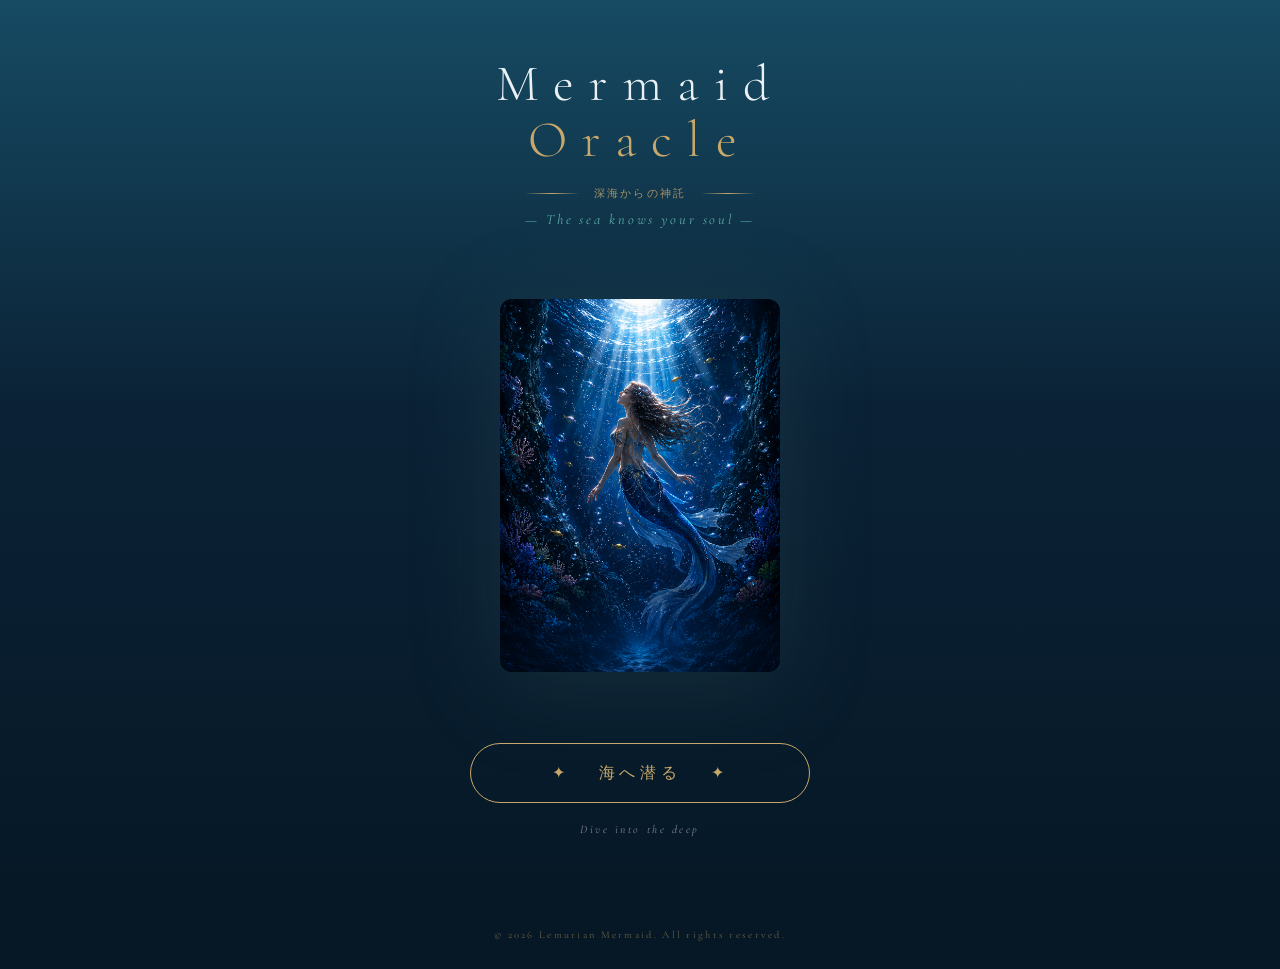
<file: index.html>
<!DOCTYPE html>
<html lang="ja">
<head>
<meta charset="UTF-8">
<meta name="viewport" content="width=device-width, initial-scale=1.0">
<title>Mermaid Oracle</title>

<!-- フォント -->
<link rel="preconnect" href="https://fonts.googleapis.com">
<link rel="preconnect" href="https://fonts.gstatic.com" crossorigin>
<link href="https://fonts.googleapis.com/css2?family=Cormorant+Garamond:ital,wght@0,300;0,400;0,600;1,300;1,400&family=Shippori+Mincho:wght@300;400&display=swap" rel="stylesheet">

<!-- 共通スタイル -->
<link rel="stylesheet" href="assets/css/core.css">
<link rel="stylesheet" href="assets/css/components.css">

<!-- このページ固有の最小スタイル -->
<style>
  .entrance {
    min-height: 100vh;
    display: flex;
    flex-direction: column;
    align-items: center;
    justify-content: space-between;
    padding: 56px 24px 64px;
    max-width: var(--max-w);
    margin: 0 auto;
    text-align: center;
  }

  .entrance-header {
    width: 100%;
    animation: cardReveal 1.2s ease-out 0.1s both;
  }

  .entrance .logo {
    font-size: clamp(2rem, 7vw, 3.2rem);
    margin-bottom: 18px;
  }

  .entrance .logo-rule {
    margin: 14px 0 10px;
  }

  .entrance .logo-rule::before,
  .entrance .logo-rule::after {
    content: '';
    flex: 1;
    max-width: 56px;
    height: 1px;
    background: linear-gradient(90deg, transparent, var(--gold), transparent);
  }

  .entrance .tagline {
    margin-top: 6px;
  }

  .entrance-hero {
    flex: 1;
    display: flex;
    align-items: center;
    justify-content: center;
    width: 100%;
    padding: 24px 0;
    animation: cardReveal 1.4s ease-out 0.5s both;
  }

  .hero-img {
    width: min(280px, 72vw);
    border-radius: 12px;
    filter: drop-shadow(0 14px 44px rgba(74,122,120,0.18));
    animation: drift 7s ease-in-out infinite;
  }

  .entrance-action {
    width: 100%;
    max-width: 340px;
    animation: cardReveal 1.4s ease-out 0.9s both;
  }

  .btn-dive {
    letter-spacing: 0.28em;
    padding: 18px 24px;
    font-size: 1.02rem;
  }

  .btn-dive-hint {
    margin-top: 14px;
    font-family: 'Cormorant Garamond', serif;
    font-style: italic;
    font-size: 0.72rem;
    letter-spacing: 0.22em;
    color: var(--lav);
    opacity: 0.75;
  }

  @media (max-height: 640px) {
    .entrance {
      padding: 32px 24px 40px;
    }

    .entrance-hero {
      padding: 12px 0;
    }

    .hero-img {
      width: min(220px, 60vw);
    }
  }

  .site-footer {
    text-align: center;
    padding: 20px var(--pad-x) 28px;
    margin-top: 8px;
  }
  .site-footer p {
    font-family: 'Cormorant Garamond', serif;
    font-size: 0.65rem;
    letter-spacing: 0.22em;
    color: rgba(200,168,100,0.5);
  }
</style>

</head>
<body>

<main class="entrance">

<header class="entrance-header">
  <div class="logo">Mermaid <span>Oracle</span></div>

  <div class="logo-rule">
    <span class="logo-sub">深海からの神託</span>
  </div>

  <p class="tagline">— The sea knows your soul —</p>
</header>

<div class="entrance-hero">
  <img class="hero-img" src="assets/images/hero.png" alt="Mermaid Oracle">
</div>

<div class="entrance-action">
  <a href="oracle.html" class="btn-primary btn-dive" data-transition>
    ✦ &ensp; 海へ潜る &ensp; ✦
  </a>

  <p class="btn-dive-hint">Dive into the deep</p>
</div>

</main>

<script src="assets/js/core.js"></script>


<footer class="site-footer">
  <p>© 2026 Lemurian Mermaid. All rights reserved.</p>
</footer>
</body>
</html>
</file>
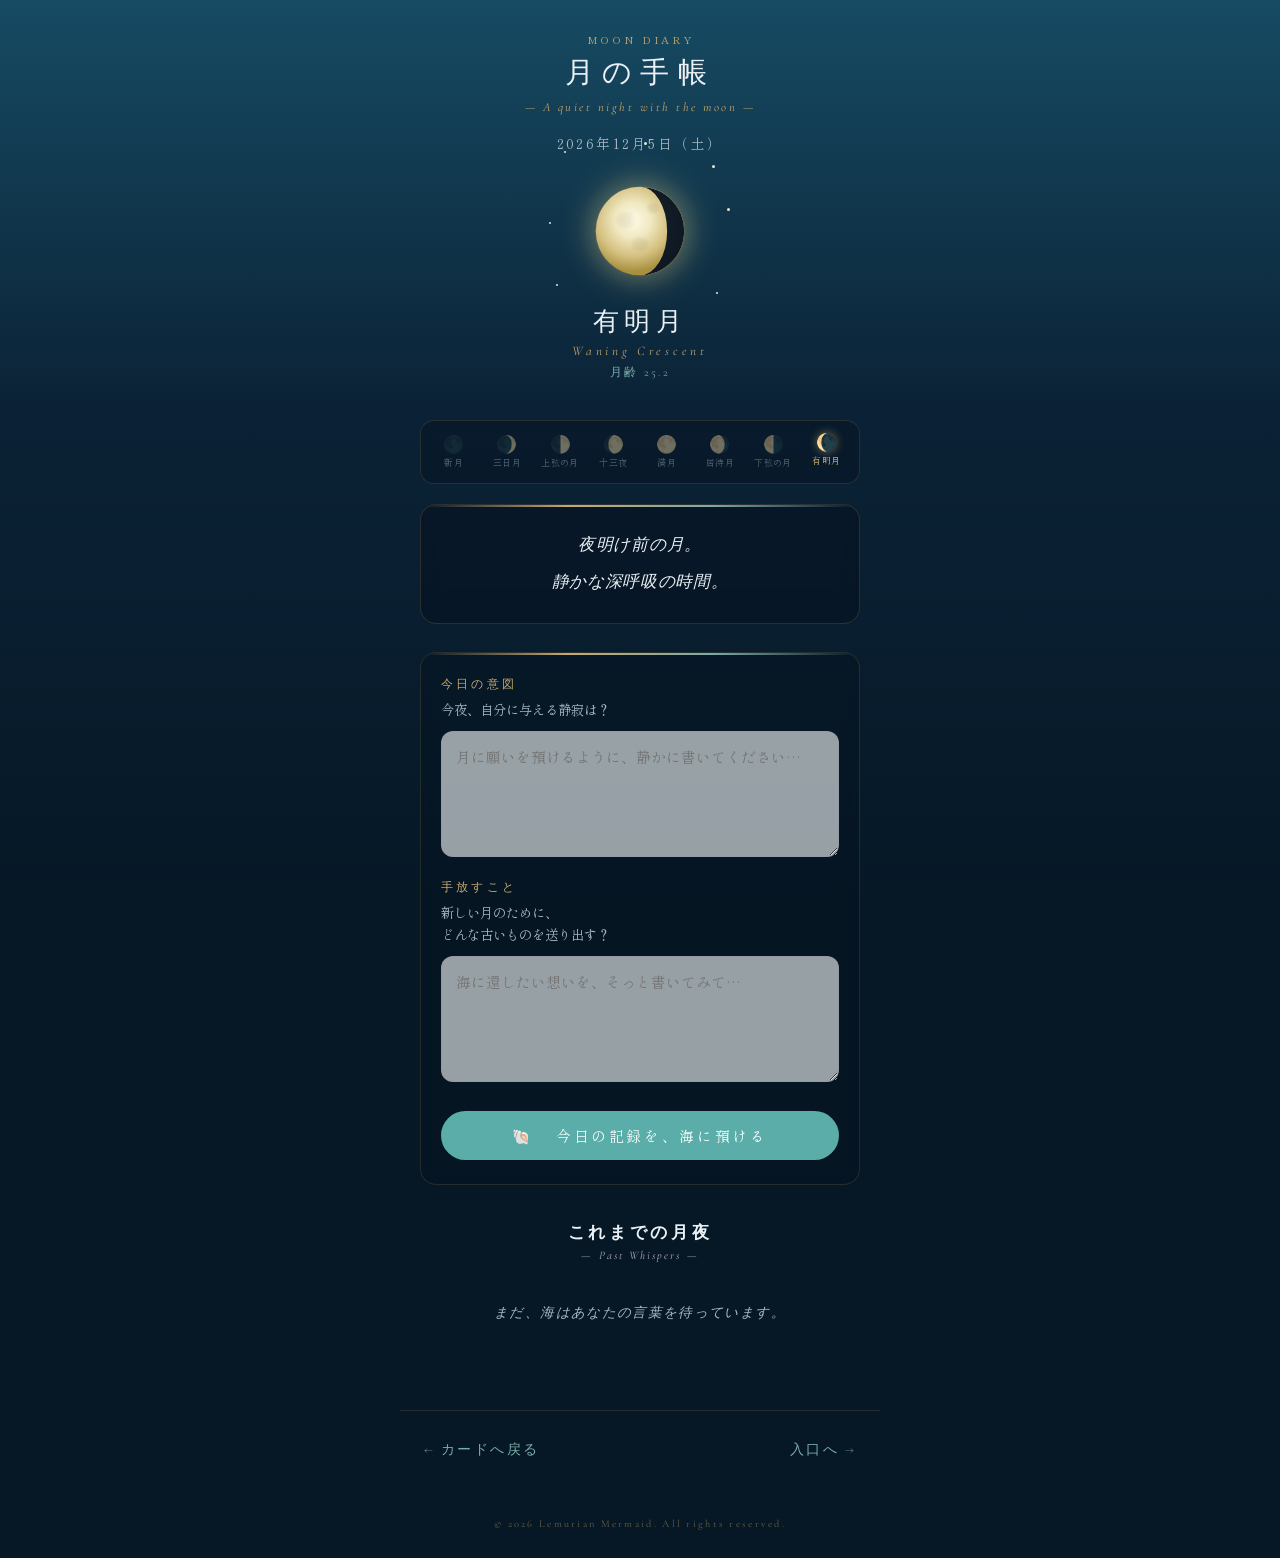
<file: moon.html>
<!DOCTYPE html>
<html lang="ja">
<head>
<meta charset="UTF-8">
<meta name="viewport" content="width=device-width, initial-scale=1.0">
<title>月の手帳 — Mermaid Oracle</title>

<!-- フォント -->
<link rel="preconnect" href="https://fonts.googleapis.com">
<link rel="preconnect" href="https://fonts.gstatic.com" crossorigin>
<link href="https://fonts.googleapis.com/css2?family=Cormorant+Garamond:ital,wght@0,300;0,400;0,600;1,300;1,400&family=Shippori+Mincho:wght@300;400&display=swap" rel="stylesheet">

<!-- 共通スタイル -->
<link rel="stylesheet" href="assets/css/core.css">
<link rel="stylesheet" href="assets/css/components.css">

<style>
  body::before {
    background: linear-gradient(
      to bottom,
      #164b63 0%,
      #0b2236 45%,
      #061826 100%
    );
  }

  /* 暗背景用テキストカラー */
  .eyebrow, .moon-page-title, .moon-page-sub, .moon-date,
  .phase-name, .phase-en, .phase-age, .moon-message,
  .diary-label, .diary-prompt, .history-title, .history-sub,
  .history-empty, .hist-date, .hist-phase, .hist-label,
  .hist-block p, .oracle-chapter, .oracle-name { color: unset; }

  .moon-page-title  { color: #EAF0F4 !important; }
  .eyebrow          { color: #C8A86A !important; }
  .moon-page-sub    { color: #C8A86A !important; opacity:1 !important; }
  .moon-date        { color: #A8B8C4 !important; }
  .phase-name       { color: #EAF0F4 !important; }
  .phase-en         { color: #C8A86A !important; }
  .phase-age        { color: #7AABA8 !important; }
  .moon-message     { color: #EAF0F4 !important; font-family: 'Cormorant Garamond', serif !important; font-style: italic !important; font-size: 1.05rem !important; line-height: 2.2 !important; }
  .diary-label      { color: #C8A86A !important; }
  .diary-prompt     { color: #A8B8C4 !important; }
  .history-title    { color: #EAF0F4 !important; }
  .history-sub      { color: #B0A8C0 !important; }
  .history-empty    { color: #A8B8C4 !important; opacity:1 !important; }
  .hist-date        { color: #EAF0F4 !important; }
  .hist-phase       { color: #B0A8C0 !important; }
  .hist-label       { color: #C8A86A !important; }
  .hist-block p     { color: #D8E8F0 !important; }
  .page-nav a       { color: #7AABA8 !important; }
  .page-nav a:hover { color: #C8A86A !important; }
  .cycle-label      { color: #A8B8C4 !important; }
  .cycle-step.current .cycle-label { color: #C8A86A !important; }
  .moon-message-box { background: rgba(6,18,32,0.55) !important; border-color: rgba(184,152,90,0.2) !important; }
  .diary-section    { background: rgba(6,18,32,0.45) !important; border-color: rgba(184,152,90,0.18) !important; }
  .hist-entry       { background: rgba(6,18,32,0.5) !important; border-color: rgba(184,152,90,0.18) !important; }

  .moon-page {
    max-width: var(--max-w);
    margin: 0 auto;
    padding: 32px 20px 24px;
  }

  .moon-page-title {
    font-family: 'Cormorant Garamond', serif;
    font-size: clamp(1.4rem, 5vw, 1.8rem);
    font-weight: 300;
    letter-spacing: 0.28em;
    color: var(--ink);
    text-align: center;
    margin-bottom: 6px;
  }

  .moon-page-sub {
    font-family: 'Cormorant Garamond', serif;
    font-style: italic;
    font-size: 0.78rem;
    letter-spacing: 0.2em;
    color: var(--lav);
    text-align: center;
    opacity: 0.9;
  }

  .moon-date {
    text-align: center;
    margin-top: 18px;
    font-family: 'Shippori Mincho', serif;
    font-size: 0.85rem;
    letter-spacing: 0.18em;
    color: var(--ink2);
  }

  .moon-hero {
    text-align: center;
    padding: 28px 0 12px;
  }

  /* SVG月ビジュアル */
  .moon-hero {
    text-align: center;
    padding: 28px 0 16px;
  }

  .moon-canvas {
    position: relative;
    display: inline-block;
    width: 100px;
    height: 100px;
    margin: 0 auto;
  }

  .moon-outer-glow {
    position: absolute;
    inset: -20px;
    border-radius: 50%;
    background: radial-gradient(circle, rgba(240,220,140,0.15) 0%, transparent 65%);
    animation: pulse 4s ease-in-out infinite;
    pointer-events: none;
  }

  .moon-svg {
    width: 100px;
    height: 100px;
    filter: drop-shadow(0 0 14px rgba(240,220,140,0.4));
    transition: filter 0.8s ease;
  }

  .moon-phase-full .moon-svg {
    filter: drop-shadow(0 0 24px rgba(255,240,160,0.85)) drop-shadow(0 0 48px rgba(240,220,120,0.4));
  }

  .moon-phase-new .moon-svg {
    filter: drop-shadow(0 0 10px rgba(80,120,180,0.3));
  }

  .moon-stars {
    position: absolute;
    inset: -45px;
    pointer-events: none;
  }

  .moon-star {
    position: absolute;
    background: rgba(255,250,220,0.9);
    border-radius: 50%;
    animation: starTwinkle 3s ease-in-out infinite;
  }

  .moon-star:nth-child(1) { width:2px;height:2px; top:8%;  left:10%;  animation-delay:0s;   }
  .moon-star:nth-child(2) { width:3px;height:3px; top:15%; left:88%;  animation-delay:0.6s; }
  .moon-star:nth-child(3) { width:2px;height:2px; top:78%; left:6%;   animation-delay:1.1s; }
  .moon-star:nth-child(4) { width:2px;height:2px; top:82%; left:90%;  animation-delay:1.7s; }
  .moon-star:nth-child(5) { width:3px;height:3px; top:3%;  left:52%;  animation-delay:0.9s; }
  .moon-star:nth-child(6) { width:2px;height:2px; top:92%; left:48%;  animation-delay:1.3s; }
  .moon-star:nth-child(7) { width:2px;height:2px; top:45%; left:2%;   animation-delay:0.4s; }
  .moon-star:nth-child(8) { width:3px;height:3px; top:38%; left:96%;  animation-delay:2.0s; }

  @keyframes starTwinkle {
    0%,100% { opacity:0.15; transform:scale(0.7); }
    50%      { opacity:1;   transform:scale(1.5);  }
  }

  .phase-name {
    margin-top: 18px;
    font-family: 'Cormorant Garamond', serif;
    font-size: 1.6rem;
    font-weight: 300;
    letter-spacing: 0.22em;
    color: #EAF0F4;
  }

  .phase-en {
    font-family: 'Cormorant Garamond', serif;
    font-style: italic;
    font-size: 0.82rem;
    letter-spacing: 0.28em;
    color: #C8A86A;
    margin-top: 4px;
    opacity: 0.95;
  }

  .phase-age {
    font-family: 'Cormorant Garamond', serif;
    font-size: 0.72rem;
    letter-spacing: 0.2em;
    color: #7AABA8;
    margin-top: 6px;
  }

  .cycle-bar {
    display: flex;
    justify-content: space-between;
    gap: 4px;
    margin: 24px auto 8px;
    padding: 14px 8px;
    border-radius: 14px;
    background: rgba(250,254,254,0.55);
    border: 1px solid rgba(154,144,168,0.22);
    backdrop-filter: blur(6px);
    -webkit-backdrop-filter: blur(6px);
  }

  .cycle-step {
    flex: 1;
    display: flex;
    flex-direction: column;
    align-items: center;
    gap: 4px;
    opacity: 0.42;
    transition: opacity 0.4s ease, transform 0.4s ease;
  }

  .cycle-step.current {
    opacity: 1;
    transform: translateY(-2px);
  }

  .cycle-step.current .cycle-symbol {
    text-shadow: 0 0 10px rgba(184,152,90,0.65);
  }

  .cycle-symbol {
    font-size: 1.05rem;
    line-height: 1;
  }

  .cycle-label {
    font-family: 'Shippori Mincho', serif;
    font-size: 0.55rem;
    letter-spacing: 0.04em;
    color: var(--ink2);
    white-space: nowrap;
  }

  .cycle-step.current .cycle-label {
    color: var(--gold);
  }

  .moon-message-box {
    margin-top: 20px;
    padding: 22px 22px;
    text-align: center;
  }

  .moon-message {
    font-family: 'Shippori Mincho', serif;
    font-size: 0.96rem;
    line-height: 2.1;
    color: var(--ink);
    letter-spacing: 0.04em;
  }

  .diary-section {
    margin-top: 28px;
  }

  .diary-block {
    margin-top: 18px;
  }

  .diary-block:first-child {
    margin-top: 0;
  }

  .diary-label {
    display: block;
    font-family: 'Cormorant Garamond', serif;
    font-size: 0.72rem;
    letter-spacing: 0.28em;
    color: var(--gold);
    text-transform: uppercase;
    margin-bottom: 6px;
  }

  .diary-prompt {
    font-family: 'Shippori Mincho', serif;
    font-size: 0.84rem;
    line-height: 1.7;
    color: var(--ink2);
    margin-bottom: 10px;
  }

  .diary-actions {
    margin-top: 24px;
  }

  .history-section {
    margin-top: 36px;
  }

  .history-title {
    font-family: 'Cormorant Garamond', serif;
    font-size: 1.05rem;
    letter-spacing: 0.22em;
    color: var(--ink);
    text-align: center;
    margin-bottom: 4px;
  }

  .history-sub {
    font-family: 'Cormorant Garamond', serif;
    font-style: italic;
    font-size: 0.72rem;
    letter-spacing: 0.18em;
    color: var(--lav);
    text-align: center;
    margin-bottom: 18px;
  }

  .history-empty {
    text-align: center;
    font-family: 'Cormorant Garamond', serif;
    font-style: italic;
    font-size: 0.85rem;
    color: var(--ink2);
    opacity: 0.7;
    padding: 24px 0;
    letter-spacing: 0.1em;
  }

  .hist-entry {
    margin-top: 14px;
    padding: 16px 18px;
    background: rgba(250,254,254,0.7);
    border: 1px solid rgba(154,144,168,0.22);
    border-radius: 14px;
    backdrop-filter: blur(6px);
    -webkit-backdrop-filter: blur(6px);
    animation: cardReveal 0.5s ease-out both;
  }

  .hist-entry:first-child {
    margin-top: 0;
  }

  .hist-head {
    display: flex;
    align-items: center;
    gap: 12px;
    padding-bottom: 10px;
    margin-bottom: 10px;
    border-bottom: 1px dashed rgba(184,152,90,0.2);
  }

  .hist-symbol {
    font-size: 1.4rem;
    line-height: 1;
  }

  .hist-meta {
    flex: 1;
    display: flex;
    flex-direction: column;
    gap: 2px;
  }

  .hist-date {
    font-family: 'Shippori Mincho', serif;
    font-size: 0.85rem;
    color: var(--ink);
    letter-spacing: 0.08em;
  }

  .hist-phase {
    font-family: 'Cormorant Garamond', serif;
    font-style: italic;
    font-size: 0.7rem;
    letter-spacing: 0.14em;
    color: var(--lav);
  }

  .hist-del {
    width: 28px;
    height: 28px;
    border-radius: 50%;
    border: 1px solid rgba(154,144,168,0.3);
    background: transparent;
    color: var(--lav);
    font-size: 1rem;
    line-height: 1;
    cursor: pointer;
    transition: border-color 0.2s ease, color 0.2s ease;
  }

  .hist-del:hover {
    border-color: var(--ink2);
    color: var(--ink);
  }

  .hist-block {
    margin-top: 10px;
  }

  .hist-block:first-of-type {
    margin-top: 0;
  }

  .hist-label {
    display: block;
    font-family: 'Cormorant Garamond', serif;
    font-size: 0.62rem;
    letter-spacing: 0.24em;
    color: var(--gold);
    text-transform: uppercase;
    margin-bottom: 4px;
  }

  .hist-block p {
    font-family: 'Shippori Mincho', serif;
    font-size: 0.88rem;
    line-height: 1.85;
    color: var(--ink);
    letter-spacing: 0.03em;
  }

  /* 暗背景テキストカラー */
  .moon-page-title  { color: #EAF0F4 !important; }
  .eyebrow          { color: #C8A86A !important; }
  .moon-page-sub    { color: #C8A86A !important; opacity:1 !important; }
  .moon-date        { color: #A8B8C4 !important; }
  .moon-message     { color: #EAF0F4 !important; font-family: 'Cormorant Garamond', serif; font-style: italic; font-size:1.05rem; line-height:2.2; }
  .diary-label      { color: #C8A86A !important; }
  .diary-prompt     { color: #A8B8C4 !important; }
  .history-title    { color: #EAF0F4 !important; }
  .history-sub      { color: #B0A8C0 !important; }
  .history-empty    { color: #A8B8C4 !important; opacity:1 !important; }
  .hist-date        { color: #EAF0F4 !important; }
  .hist-phase       { color: #B0A8C0 !important; }
  .hist-label       { color: #C8A86A !important; }
  .hist-block p     { color: #D8E8F0 !important; }
  .cycle-label      { color: #A8B8C4 !important; }
  .cycle-step.current .cycle-label { color: #C8A86A !important; }
  .page-nav a       { color: #7AABA8 !important; }
  .page-nav a:hover { color: #C8A86A !important; }
  .moon-message-box { background: rgba(6,18,32,0.55) !important; border: 1px solid rgba(184,152,90,0.2) !important; }
  .diary-section    { background: rgba(6,18,32,0.45) !important; border: 1px solid rgba(184,152,90,0.18) !important; }
  .hist-entry       { background: rgba(6,18,32,0.5) !important; border: 1px solid rgba(184,152,90,0.18) !important; }
  .cycle-bar        { background: rgba(6,18,32,0.45) !important; border-color: rgba(184,152,90,0.18) !important; }
  #saveFlash        { margin-top: 14px; }


  .site-footer {
    text-align: center;
    padding: 20px var(--pad-x) 28px;
    margin-top: 8px;
  }
  .site-footer p {
    font-family: 'Cormorant Garamond', serif;
    font-size: 0.65rem;
    letter-spacing: 0.22em;
    color: rgba(200,168,100,0.5);
  }
</style>

</head>
<body>

<main class="moon-page">

<header>
  <p class="eyebrow">Moon Diary</p>
  <h1 class="moon-page-title">月の手帳</h1>
  <p class="moon-page-sub">— A quiet night with the moon —</p>
  <p class="moon-date" id="todayDate">—</p>
</header>

<section class="moon-hero fade-in" id="moonHeroSection">
  <div class="moon-canvas" id="moonCanvas">
    <div class="moon-stars">
      <span class="moon-star"></span><span class="moon-star"></span>
      <span class="moon-star"></span><span class="moon-star"></span>
      <span class="moon-star"></span><span class="moon-star"></span>
      <span class="moon-star"></span><span class="moon-star"></span>
    </div>
    <div class="moon-outer-glow"></div>
    <svg class="moon-svg" id="moonSvg" viewBox="0 0 140 140" xmlns="http://www.w3.org/2000/svg">
      <defs>
        <radialGradient id="moonLight" cx="42%" cy="38%" r="58%">
          <stop offset="0%"   stop-color="#FFFBE8"/>
          <stop offset="35%"  stop-color="#F0E8C0"/>
          <stop offset="70%"  stop-color="#D4C080"/>
          <stop offset="100%" stop-color="#A89040"/>
        </radialGradient>
        <radialGradient id="moonNew" cx="50%" cy="50%" r="50%">
          <stop offset="0%"   stop-color="#1a2a3a"/>
          <stop offset="100%" stop-color="#0d1e2a"/>
        </radialGradient>
        <radialGradient id="crater1" cx="50%" cy="50%" r="50%">
          <stop offset="0%" stop-color="rgba(160,130,60,0.3)"/>
          <stop offset="100%" stop-color="transparent"/>
        </radialGradient>
        <clipPath id="moonClip">
          <circle cx="70" cy="70" r="62"/>
        </clipPath>
      </defs>
      <circle cx="70" cy="70" r="63" fill="none" stroke="rgba(200,168,100,0.2)" stroke-width="0.5"/>
      <circle id="moonBase" cx="70" cy="70" r="62" fill="url(#moonLight)"/>
      <g clip-path="url(#moonClip)" opacity="0.45">
        <ellipse cx="50" cy="55" rx="16" ry="14" fill="url(#crater1)"/>
        <ellipse cx="88" cy="38" rx="10" ry="9"  fill="url(#crater1)"/>
        <ellipse cx="70" cy="88" rx="14" ry="12" fill="url(#crater1)"/>
      </g>
      <g id="moonShadowGroup" clip-path="url(#moonClip)"></g>
    </svg>
  </div>
  <h2 class="phase-name" id="phaseName">—</h2>
  <p class="phase-en"  id="phaseEn">—</p>
  <p class="phase-age" id="phaseAge">—</p>
</section>

<div class="cycle-bar" id="cycleBar"></div>

<section class="moon-message-box glass-card soft">
  <p class="moon-message" id="moonMessage">—</p>
</section>

<section class="diary-section glass-card soft">
  <div class="diary-block">
    <span class="diary-label">今日の意図</span>
    <p class="diary-prompt" id="intentionPrompt">—</p>
    <textarea
      class="diary-input"
      id="intentionInput"
      placeholder="月に願いを預けるように、静かに書いてください…"
      rows="4"></textarea>
  </div>

  <div class="diary-block">
    <span class="diary-label">手放すこと</span>
    <p class="diary-prompt" id="releasePrompt">—</p>
    <textarea
      class="diary-input"
      id="releaseInput"
      placeholder="海に還したい想いを、そっと書いてみて…"
      rows="4"></textarea>
  </div>

  <div class="diary-actions">
    <button class="btn-save" id="saveBtn" type="button">
      🐚 &ensp; 今日の記録を、海に預ける
    </button>
    <p class="flash" id="saveFlash"></p>
  </div>
</section>

<section class="history-section">
  <h2 class="history-title">これまでの月夜</h2>
  <p class="history-sub">— Past Whispers —</p>

  <p class="history-empty" id="historyEmpty">
    まだ、海はあなたの言葉を待っています。
  </p>

  <div id="historyList"></div>
</section>

</main>

<nav class="page-nav">
  <a href="oracle.html" class="back" data-transition>カードへ戻る</a>
  <a href="index.html" class="next" data-transition>入口へ</a>
</nav>

<script src="assets/js/core.js"></script>
<script src="assets/js/moon-data.js"></script>
<script src="assets/js/moon.js"></script>


<footer class="site-footer">
  <p>© 2026 Lemurian Mermaid. All rights reserved.</p>
</footer>
</body>
</html>
</file>
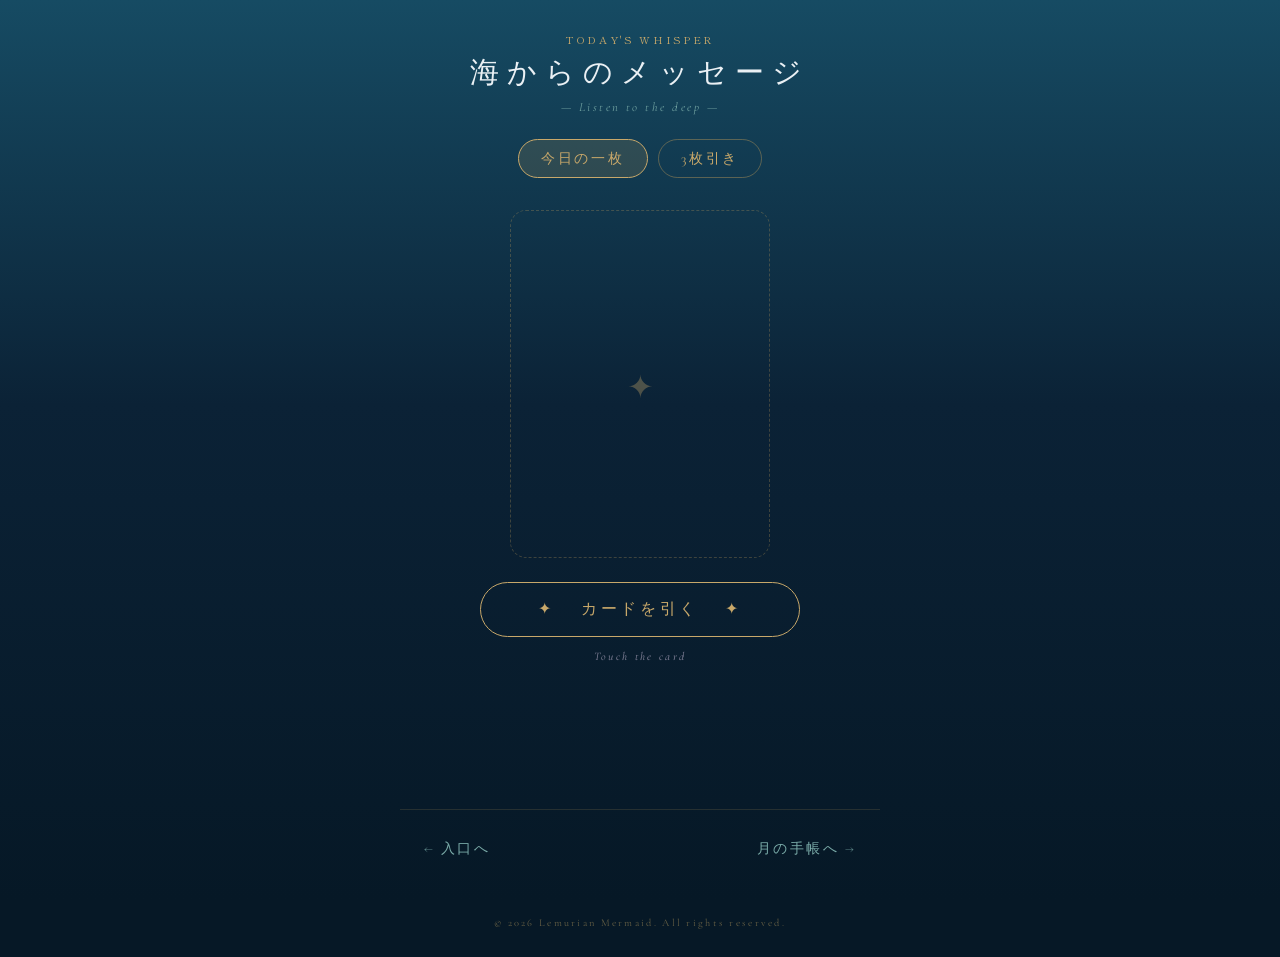
<file: oracle.html>
<!DOCTYPE html>
<html lang="ja">
<head>
<meta charset="UTF-8">
<meta name="viewport" content="width=device-width, initial-scale=1.0">
<title>Today's Whisper — Mermaid Oracle</title>
<link rel="preconnect" href="https://fonts.googleapis.com">
<link rel="preconnect" href="https://fonts.gstatic.com" crossorigin>
<link href="https://fonts.googleapis.com/css2?family=Cormorant+Garamond:ital,wght@0,300;0,400;0,600;1,300;1,400&family=Shippori+Mincho:wght@300;400&display=swap" rel="stylesheet">
<link rel="stylesheet" href="assets/css/core.css">
<link rel="stylesheet" href="assets/css/components.css">
<style>
  .oracle-page{max-width:var(--max-w);margin:0 auto;padding:32px 20px 24px;text-align:center;}
  .oracle-page-title{font-family:'Cormorant Garamond',serif;font-size:clamp(1.4rem,5vw,1.8rem);font-weight:300;letter-spacing:0.28em;color:#EAF0F4;margin-bottom:6px;}
  .oracle-page-sub{font-family:'Cormorant Garamond',serif;font-style:italic;font-size:0.78rem;letter-spacing:0.2em;color:#7AABA8;opacity:0.9;}
  .eyebrow{color:#C8A86A!important;}
  .mode-tabs{display:flex;gap:10px;justify-content:center;margin:24px 0 0;}
  .mode-tab{padding:9px 22px;border-radius:999px;border:1px solid rgba(184,152,90,0.45);background:transparent;color:#C8A86A;font-family:'Cormorant Garamond',serif;font-size:0.88rem;letter-spacing:0.2em;cursor:pointer;transition:background 0.3s,border-color 0.3s;}
  .mode-tab.active{background:rgba(184,152,90,0.18);border-color:#C8A86A;}
  .card-stage{perspective:1200px;margin:32px auto 24px;width:min(260px,70vw);aspect-ratio:1084/1451;position:relative;}
  .card-3d{width:100%;height:100%;position:relative;transform-style:preserve-3d;transition:transform 1.1s cubic-bezier(0.4,0,0.2,1);}
  .card-3d.flipped{transform:rotateY(180deg);}
  .card-face{position:absolute;inset:0;border-radius:16px;backface-visibility:hidden;-webkit-backface-visibility:hidden;overflow:hidden;box-shadow:0 18px 48px rgba(0,0,0,0.45);}
  .card-face-back{background:radial-gradient(ellipse 70% 60% at 50% 50%,rgba(184,152,90,0.18) 0%,transparent 70%),linear-gradient(160deg,#1a3340 0%,#0D1E2A 50%,#1a3340 100%);border:1px solid rgba(184,152,90,0.35);}
  .card-back-pattern{position:absolute;inset:12px;border:1px solid rgba(184,152,90,0.5);border-radius:10px;display:flex;flex-direction:column;align-items:center;justify-content:center;gap:14px;}
  .card-back-pattern::before,.card-back-pattern::after{content:'';position:absolute;left:50%;transform:translateX(-50%);width:60%;height:1px;background:linear-gradient(90deg,transparent,rgba(184,152,90,0.55),transparent);}
  .card-back-pattern::before{top:22%;}.card-back-pattern::after{bottom:22%;}
  .card-back-gem{font-size:1.8rem;color:#C8A86A;opacity:0.9;animation:pulse 3.2s ease-in-out infinite;}
  .card-back-label{font-family:'Cormorant Garamond',serif;font-style:italic;font-size:0.7rem;letter-spacing:0.4em;color:#C8A86A;opacity:0.85;text-transform:uppercase;}
  .card-face-front{transform:rotateY(180deg);background:linear-gradient(160deg,#2a3e4a 0%,#0D1E2A 100%);border:1px solid var(--card-accent,#C8A86A);display:flex;align-items:flex-end;justify-content:center;}
  .card-face-front img{position:absolute;inset:0;width:100%;height:100%;object-fit:cover;}
  .card-face-front.no-image{background:radial-gradient(ellipse 80% 80% at 50% 100%,rgba(122,171,168,0.32) 0%,transparent 60%),linear-gradient(160deg,#1a3340 0%,#0D1E2A 100%);}
  .card-face-front.no-image::before{content:'✦';position:absolute;top:50%;left:50%;transform:translate(-50%,-50%);font-size:3rem;color:#C8A86A;opacity:0.55;animation:pulse 3s ease-in-out infinite;}
  .card-front-overlay{position:relative;z-index:1;width:100%;padding:14px 14px 12px;background:linear-gradient(to top,rgba(6,18,32,0.88) 0%,rgba(6,18,32,0.45) 60%,transparent 100%);text-align:center;}
  .card-no{display:block;font-family:'Cormorant Garamond',serif;font-size:0.65rem;letter-spacing:0.32em;color:#C8A86A;margin-bottom:4px;}
  .card-name{display:block;font-family:'Cormorant Garamond',serif;font-style:italic;font-size:1.05rem;letter-spacing:0.16em;color:#FAFEFE;}
  .card-stage:empty::before{content:'✦';position:absolute;top:50%;left:50%;transform:translate(-50%,-50%);font-size:2rem;color:#C8A86A;opacity:0.35;animation:pulse 3.6s ease-in-out infinite;}
  .card-stage:empty{border:1px dashed rgba(184,152,90,0.3);border-radius:16px;}
  .actions{margin:24px auto 0;max-width:320px;}
  .actions .btn-primary+.btn-ghost{margin-top:14px;}
  .actions.drawn .draw-hint{display:none;}
  .draw-hint{margin-top:12px;font-family:'Cormorant Garamond',serif;font-style:italic;font-size:0.72rem;letter-spacing:0.2em;color:#B0A8C0;opacity:0.8;}
  #redrawBtn{display:none;}#redrawBtn3{display:none;}
  .result-box{max-width:420px;margin:32px auto 0;padding:24px 22px;opacity:0;transform:translateY(16px);transition:opacity 1s ease-out,transform 1s ease-out;pointer-events:none;background:rgba(6,18,32,0.72)!important;border:1px solid rgba(184,152,90,0.28)!important;backdrop-filter:blur(12px);-webkit-backdrop-filter:blur(12px);border-radius:16px;}
  .result-box.show{opacity:1;transform:translateY(0);pointer-events:auto;}
  .oracle-chapter{font-family:'Cormorant Garamond',serif;font-size:0.7rem;letter-spacing:0.28em;color:#C8A86A;text-transform:uppercase;margin-bottom:8px;}
  .oracle-name{font-family:'Cormorant Garamond',serif;font-style:italic;font-size:1.2rem;letter-spacing:0.14em;color:#EAF0F4;margin-bottom:18px;}
  .oracle-msg{font-family:'Shippori Mincho',serif;font-size:0.96rem;line-height:2.2;color:#D8E8F0;letter-spacing:0.06em;}
  .triple-stage{display:none;gap:10px;justify-content:center;align-items:flex-start;margin:32px auto 0;max-width:480px;}
  .triple-stage.show{display:flex;}
  .triple-slot{flex:1;max-width:136px;display:flex;flex-direction:column;align-items:center;gap:8px;}
  .triple-card-wrap{width:100%;aspect-ratio:1084/1451;perspective:800px;}
  .triple-label{font-family:'Cormorant Garamond',serif;font-style:italic;font-size:0.7rem;letter-spacing:0.2em;color:#C8A86A;opacity:0.9;}
  .triple-result{max-width:480px;margin:28px auto 0;opacity:0;transform:translateY(16px);transition:opacity 1s ease-out,transform 1s ease-out;pointer-events:none;}
  .triple-result.show{opacity:1;transform:translateY(0);pointer-events:auto;}
  .triple-card-msg{margin-bottom:16px;padding:18px;border-radius:16px;background:rgba(6,18,32,0.72);border:1px solid rgba(184,152,90,0.22);backdrop-filter:blur(10px);text-align:center;}
  .triple-card-msg:last-child{margin-bottom:0;}
  .triple-pos-label{font-family:'Cormorant Garamond',serif;font-size:0.65rem;letter-spacing:0.3em;color:#C8A86A;text-transform:uppercase;margin-bottom:4px;}
  .triple-card-name{font-family:'Cormorant Garamond',serif;font-style:italic;font-size:1rem;letter-spacing:0.14em;color:#EAF0F4;margin-bottom:10px;}
  .triple-card-text{font-family:'Shippori Mincho',serif;font-size:0.88rem;line-height:2.1;color:#D8E8F0;letter-spacing:0.05em;}
  .page-nav a{color:#7AABA8!important;}.page-nav a:hover{color:#C8A86A!important;}

  .site-footer {
    text-align: center;
    padding: 20px var(--pad-x) 28px;
    margin-top: 8px;
  }
  .site-footer p {
    font-family: 'Cormorant Garamond', serif;
    font-size: 0.65rem;
    letter-spacing: 0.22em;
    color: rgba(200,168,100,0.5);
  }

</style>
</head>
<body>
<main class="oracle-page">
<header>
  <p class="eyebrow">Today's Whisper</p>
  <h1 class="oracle-page-title">海からのメッセージ</h1>
  <p class="oracle-page-sub">— Listen to the deep —</p>
</header>
<div class="mode-tabs">
  <button class="mode-tab active" id="tab1">今日の一枚</button>
  <button class="mode-tab" id="tab3">3枚引き</button>
</div>
<div id="mode1">
  <div class="card-stage" id="cardStage"></div>
  <div class="actions" id="actions">
    <button class="btn-primary" id="drawBtn">✦ &ensp; カードを引く &ensp; ✦</button>
    <button class="btn-ghost" id="redrawBtn">もう一度、海に問う</button>
    <p class="draw-hint">Touch the card</p>
  </div>
  <section class="result-box" id="resultBox" aria-live="polite"></section>
</div>
<div id="mode3" style="display:none;">
  <div class="triple-stage" id="tripleStage">
    <div class="triple-slot">
      <div class="triple-card-wrap" id="tripleCard0"></div>
      <span class="triple-label">過去</span>
    </div>
    <div class="triple-slot">
      <div class="triple-card-wrap" id="tripleCard1"></div>
      <span class="triple-label">現在</span>
    </div>
    <div class="triple-slot">
      <div class="triple-card-wrap" id="tripleCard2"></div>
      <span class="triple-label">未来</span>
    </div>
  </div>
  <div class="actions" id="actions3">
    <button class="btn-primary" id="drawBtn3">✦ &ensp; 3枚引く &ensp; ✦</button>
    <button class="btn-ghost" id="redrawBtn3">もう一度、海に問う</button>
    <p class="draw-hint">Touch the cards</p>
  </div>
  <section class="triple-result" id="tripleResult" aria-live="polite"></section>
</div>
</main>
<nav class="page-nav">
  <a href="index.html" class="back" data-transition>入口へ</a>
  <a href="moon.html" class="next" data-transition>月の手帳へ</a>
</nav>

<footer class="site-footer">
  <p>© 2026 Lemurian Mermaid. All rights reserved.</p>
</footer>

<script src="assets/js/core.js"></script>
<script src="assets/js/oracle-data.js"></script>
<script src="assets/js/oracle.js"></script>
</body>
</html>
</file>
<file: assets/css/core.css>
/* ============================================
   Mermaid Oracle / core.css
   全ページ共通の世界観基盤
   - カラー変数 / フォント / 背景 / 波アニメーション
   - 共通ヘッダー / ロゴ / 区切り線 / セクションタイトル
   - 全体で使うキーフレーム
   ============================================ */

/* ---- リセット & ベース ---- */
* { margin: 0; padding: 0; box-sizing: border-box; }

html, body {
  min-height: 100%;
}

/* ---- カラーパレット（既存HTMLから完全継承） ---- */
:root {
  --bg:      #061826;
  --teal:    #5AADA8;
  --teal-lt: #7AABA8;
  --gold:    #C8A86A;
  --gold-lt: #E4C488;
  --lav:     #B0A8C0;
  --lav-lt:  #D0C8DC;
  --ink:     #EAF0F4;
  --ink2:    #A8B8C4;
  --white:   #FAFEFE;
  --mist:    #2A3A48;
  --deep:    #0D1E2A;

  /* レイアウト共通 */
  --max-w:   480px;
  --pad-x:   20px;
}

/* ---- フォント & ベースタイポ ---- */
body {
  font-family: 'Shippori Mincho', serif;
  background: var(--bg);
  color: var(--ink);
  min-height: 100vh;
  overflow-x: hidden;
  -webkit-font-smoothing: antialiased;
  -moz-osx-font-smoothing: grayscale;
}

/* ---- 深海グラデーション背景（既存継承） ---- */
body::before {
  content: '';
  position: fixed; inset: 0; z-index: -2;
  background: linear-gradient(
    to bottom,
    #164b63 0%,
    #0b2236 45%,
    #061826 100%
  );
}

/* ---- 海底の波（2層SVGアニメーション） ---- */
body::after {
  content: '';
  position: fixed; bottom: 0; left: 0; right: 0; height: 140px; z-index: -1;
  background:
    url("data:image/svg+xml,%3Csvg xmlns='http://www.w3.org/2000/svg' viewBox='0 0 1440 140'%3E%3Cpath fill='%232ABFBF' fill-opacity='0.09' d='M0,70 C360,115 720,25 1080,70 C1260,92 1350,48 1440,70 L1440,140 L0,140Z'/%3E%3C/svg%3E") repeat-x bottom,
    url("data:image/svg+xml,%3Csvg xmlns='http://www.w3.org/2000/svg' viewBox='0 0 1440 90'%3E%3Cpath fill='%237EDDD8' fill-opacity='0.11' d='M0,45 C240,78 480,12 720,45 C960,78 1200,12 1440,45 L1440,90 L0,90Z'/%3E%3C/svg%3E") repeat-x bottom 18px;
  animation: waveShift 12s linear infinite;
  pointer-events: none;
}

/* ============================================
   共通ヘッダー（ロゴエリア）
   ============================================ */
.page-header {
  text-align: center;
  padding: 48px 24px 16px;
}

.logo {
  font-family: 'Cormorant Garamond', serif;
  font-size: clamp(2rem, 7vw, 3.4rem);
  font-weight: 300;
  letter-spacing: 0.3em;
  color: var(--ink);
  line-height: 1.1;
}
.logo span { color: var(--gold); }

.logo-rule {
  display: flex; align-items: center; justify-content: center;
  gap: 14px;
  margin: 8px 0 4px;
}
.logo-sub {
  font-family: 'Cormorant Garamond', serif;
  font-size: 0.67rem;
  letter-spacing: 0.2em;
  color: var(--gold);
  opacity: 0.8;
}

.tagline {
  font-family: 'Cormorant Garamond', serif;
  font-style: italic;
  font-size: clamp(0.76rem, 2vw, 0.9rem);
  color: var(--teal);
  letter-spacing: 0.2em;
}

/* ============================================
   セクション / 区切り
   ============================================ */
.section {
  max-width: var(--max-w);
  margin: 0 auto;
  padding: 24px var(--pad-x) 0;
}

.eyebrow {
  text-align: center;
  font-size: 0.66rem;
  letter-spacing: 0.25em;
  color: var(--gold);
  margin-bottom: 6px;
  text-transform: uppercase;
}

.sec-title {
  font-family: 'Cormorant Garamond', serif;
  font-size: clamp(1.25rem, 4vw, 1.6rem);
  font-weight: 400;
  color: var(--ink);
  text-align: center;
  letter-spacing: 0.08em;
  margin-bottom: 20px;
}

/* 金色の薄い区切り線 + 中央の宝石マーク */
.divider {
  display: flex;
  align-items: center;
  justify-content: center;
  gap: 12px;
  padding: 28px 40px 0;
  max-width: var(--max-w);
  margin: 0 auto;
}
.divider::before,
.divider::after {
  content: '';
  flex: 1;
  height: 1px;
  background: linear-gradient(90deg, transparent, rgba(184,152,90,0.4), transparent);
}
.divider-gem {
  font-size: 0.68rem;
  color: var(--gold);
  opacity: 0.75;
}

/* ============================================
   ページ間ナビゲーション（フッター）
   ============================================ */
.page-nav {
  max-width: var(--max-w);
  margin: 40px auto 32px;
  padding: 24px var(--pad-x) 0;
  display: flex;
  justify-content: space-between;
  align-items: center;
  gap: 16px;
  border-top: 1px solid rgba(184,152,90,0.18);
}
.page-nav a {
  font-family: 'Cormorant Garamond', serif;
  font-size: 0.85rem;
  letter-spacing: 0.18em;
  color: var(--teal);
  text-decoration: none;
  padding: 6px 4px;
  transition: color 0.3s ease, opacity 0.3s ease;
}
.page-nav a:hover {
  color: var(--gold);
}
.page-nav a.back::before {
  content: '← ';
  opacity: 0.7;
}
.page-nav a.next::after {
  content: ' →';
  opacity: 0.7;
}

/* ============================================
   キーフレーム（全ページで利用）
   ============================================ */

/* 波の左右ループ */
@keyframes waveShift {
  from { background-position: 0 bottom, 0 bottom 18px; }
  to   { background-position: -1440px bottom, 1440px bottom 18px; }
}

/* hero画像のゆらぎ */
@keyframes drift {
  0%, 100% { transform: translateY(0) rotate(-0.2deg); }
  50%      { transform: translateY(-10px) rotate(0.2deg); }
}

/* 下から浮上 */
@keyframes slideUp {
  from { opacity: 0; transform: translateY(20px); }
  to   { opacity: 1; transform: translateY(0); }
}

/* カードや要素の現出 */
@keyframes cardReveal {
  from { opacity: 0; transform: scale(0.92) translateY(8px); }
  to   { opacity: 1; transform: scale(1) translateY(0); }
}

/* やわらかい鼓動 */
@keyframes pulse {
  0%, 100% { opacity: 0.6; }
  50%      { opacity: 1; }
}

/* ローディングのドット */
@keyframes wdot {
  0%, 80%, 100% { transform: scale(0.5); opacity: 0.4; }
  40%           { transform: scale(1);   opacity: 1;   }
}

/* ページ切替時のフェード */
@keyframes pageFadeIn {
  from { opacity: 0; }
  to   { opacity: 1; }
}

/* ページ全体に自動でフェードイン */
main, .page-main {
  animation: pageFadeIn 0.6s ease-out both;
}

/* ============================================
   ユーティリティ
   ============================================ */
.fade-in    { animation: cardReveal 0.6s ease-out both; }
.fade-out   { animation: pageFadeIn 0.4s ease-in reverse both; }
.text-center { text-align: center; }
.mt-sm  { margin-top: 12px; }
.mt-md  { margin-top: 24px; }
.mt-lg  { margin-top: 40px; }

/* スクロール時のスムーズさ */
html { scroll-behavior: smooth; }

/* 画像の最低限のリセット */
img { max-width: 100%; display: block; }
</file>
<file: assets/css/components.css>
/* ============================================
   Mermaid Oracle / components.css
   全ページ共通のUIコンポーネント
   - ガラス風カード / ボタン / バッジ / モーダル
   既存HTMLのデザイン言語を維持
   ============================================ */

/* ============================================
   ガラス風カード（標準コンテナ）
   既存の .oracle-card / .moon-card を統一
   ============================================ */
.glass-card {
  background: var(--white);
  border: 1px solid rgba(184,152,90,0.22);
  border-radius: 16px;
  padding: 24px 20px;
  position: relative;
  overflow: hidden;
}
/* 上部に流れる金〜teal のライン */
.glass-card::before {
  content: '';
  position: absolute;
  top: 0; left: 0; right: 0;
  height: 2px;
  background: linear-gradient(90deg, transparent, var(--gold), var(--teal-lt), transparent);
}

/* よりやわらかな半透明バリエーション（月のページなど） */
.glass-card.soft {
  background: rgba(250,254,254,0.72);
  backdrop-filter: blur(8px);
  -webkit-backdrop-filter: blur(8px);
}

/* ============================================
   ボタン
   ============================================ */

/* 主要ボタン：金色枠 + ゴールド文字 */
.btn-primary {
  display: inline-block;
  width: 100%;
  padding: 16px 24px;
  background: transparent;
  border: 1px solid var(--gold);
  border-radius: 999px;
  color: var(--gold);
  font-family: 'Cormorant Garamond', serif;
  font-size: 1rem;
  letter-spacing: 0.22em;
  cursor: pointer;
  position: relative;
  overflow: hidden;
  transition: color 0.4s ease, background-color 0.4s ease;
  text-align: center;
  text-decoration: none;
}
.btn-primary::before {
  content: '';
  position: absolute; inset: 0;
  background: linear-gradient(90deg,
    transparent,
    rgba(184,152,90,0.12),
    transparent);
  opacity: 0;
  transition: opacity 0.4s ease;
}
.btn-primary:hover::before { opacity: 1; }
.btn-primary:hover {
  color: var(--gold-lt);
}
.btn-primary:disabled {
  opacity: 0.5;
  cursor: not-allowed;
}

/* セカンダリ：薄い縁のゴースト風 */
.btn-ghost {
  display: inline-block;
  padding: 12px 22px;
  background: transparent;
  border: 1px solid rgba(122,171,168,0.4);
  border-radius: 999px;
  color: var(--teal);
  font-family: 'Cormorant Garamond', serif;
  font-size: 0.9rem;
  letter-spacing: 0.2em;
  cursor: pointer;
  text-decoration: none;
  transition: border-color 0.3s ease, color 0.3s ease;
}
.btn-ghost:hover {
  border-color: var(--teal);
  color: var(--ink);
}

/* 保存系（深海色） */
.btn-save {
  display: inline-block;
  width: 100%;
  padding: 14px 24px;
  background: var(--teal);
  border: none;
  border-radius: 999px;
  color: var(--white);
  font-family: 'Shippori Mincho', serif;
  font-size: 0.92rem;
  letter-spacing: 0.18em;
  cursor: pointer;
  transition: background-color 0.3s ease, transform 0.2s ease;
}
.btn-save:hover {
  background: var(--ink);
  transform: translateY(-1px);
}

/* ============================================
   バッジ / キーワードチップ
   ============================================ */
.badge {
  display: inline-flex;
  align-items: center;
  gap: 4px;
  padding: 4px 12px;
  border-radius: 999px;
  background: rgba(122,171,168,0.1);
  border: 1px solid rgba(122,171,168,0.25);
  font-size: 0.7rem;
  letter-spacing: 0.08em;
  color: var(--teal);
}
.badge strong {
  color: var(--ink);
  margin-left: 4px;
  font-weight: 600;
}

.kw {
  display: inline-block;
  font-size: 0.67rem;
  letter-spacing: 0.1em;
  padding: 3px 12px;
  border-radius: 20px;
  border: 1px solid var(--lav-lt);
  color: var(--lav);
}

/* ============================================
   ローディング演出（波のドット）
   ============================================ */
.loading-state {
  text-align: center;
  padding: 28px 16px;
  font-family: 'Cormorant Garamond', serif;
  font-style: italic;
  font-size: 1rem;
  color: var(--ink2);
  letter-spacing: 0.1em;
}
.wave-dots {
  display: flex;
  justify-content: center;
  gap: 6px;
  margin-top: 10px;
}
.wave-dots span {
  width: 7px; height: 7px;
  border-radius: 50%;
  background: var(--teal);
  animation: wdot 1.2s ease-in-out infinite;
}
.wave-dots span:nth-child(2) { animation-delay: .2s; }
.wave-dots span:nth-child(3) { animation-delay: .4s; }

/* ============================================
   テキスト入力（手帳系の textarea）
   ============================================ */
.diary-input {
  width: 100%;
  min-height: 80px;
  padding: 12px 14px;
  background: rgba(250,254,254,0.6);
  border: 1px solid rgba(154,144,168,0.3);
  border-radius: 12px;
  font-family: 'Shippori Mincho', serif;
  font-size: 0.92rem;
  color: var(--ink);
  line-height: 1.7;
  resize: vertical;
  transition: border-color 0.3s ease, background-color 0.3s ease;
}
.diary-input:focus {
  outline: none;
  border-color: var(--teal-lt);
  background: var(--white);
}

/* ============================================
   モーダル / シートUI
   （今後 Moon ページ等で必要なら使用）
   ============================================ */
.modal-overlay {
  display: none;
  position: fixed; inset: 0;
  background: rgba(13,30,42,0.45);
  backdrop-filter: blur(4px);
  -webkit-backdrop-filter: blur(4px);
  z-index: 100;
  align-items: flex-end;
  justify-content: center;
}
.modal-overlay.show {
  display: flex;
  animation: pageFadeIn 0.3s ease-out both;
}
.modal-sheet {
  width: 100%;
  max-width: var(--max-w);
  max-height: 90vh;
  overflow-y: auto;
  background: var(--white);
  border-radius: 24px 24px 0 0;
  padding: 24px var(--pad-x);
  position: relative;
  animation: slideUp 0.4s ease-out both;
}
.modal-handle {
  width: 44px;
  height: 4px;
  background: var(--mist);
  border-radius: 2px;
  margin: 0 auto 16px;
}

/* ============================================
   フラッシュメッセージ（保存通知など）
   ============================================ */
.flash {
  display: none;
  text-align: center;
  font-family: 'Cormorant Garamond', serif;
  font-style: italic;
  font-size: 0.85rem;
  color: var(--gold);
  letter-spacing: 0.15em;
  padding: 8px 0;
}
.flash.show {
  display: block;
  animation: cardReveal 0.5s ease-out both;
}

/* ============================================
   エラー表示
   ============================================ */
.error-msg {
  background: rgba(200,80,80,0.08);
  border: 1px solid rgba(200,80,80,0.2);
  border-radius: 12px;
  padding: 16px;
  color: #8a3a3a;
  font-size: 0.85rem;
  text-align: center;
}
</file>
